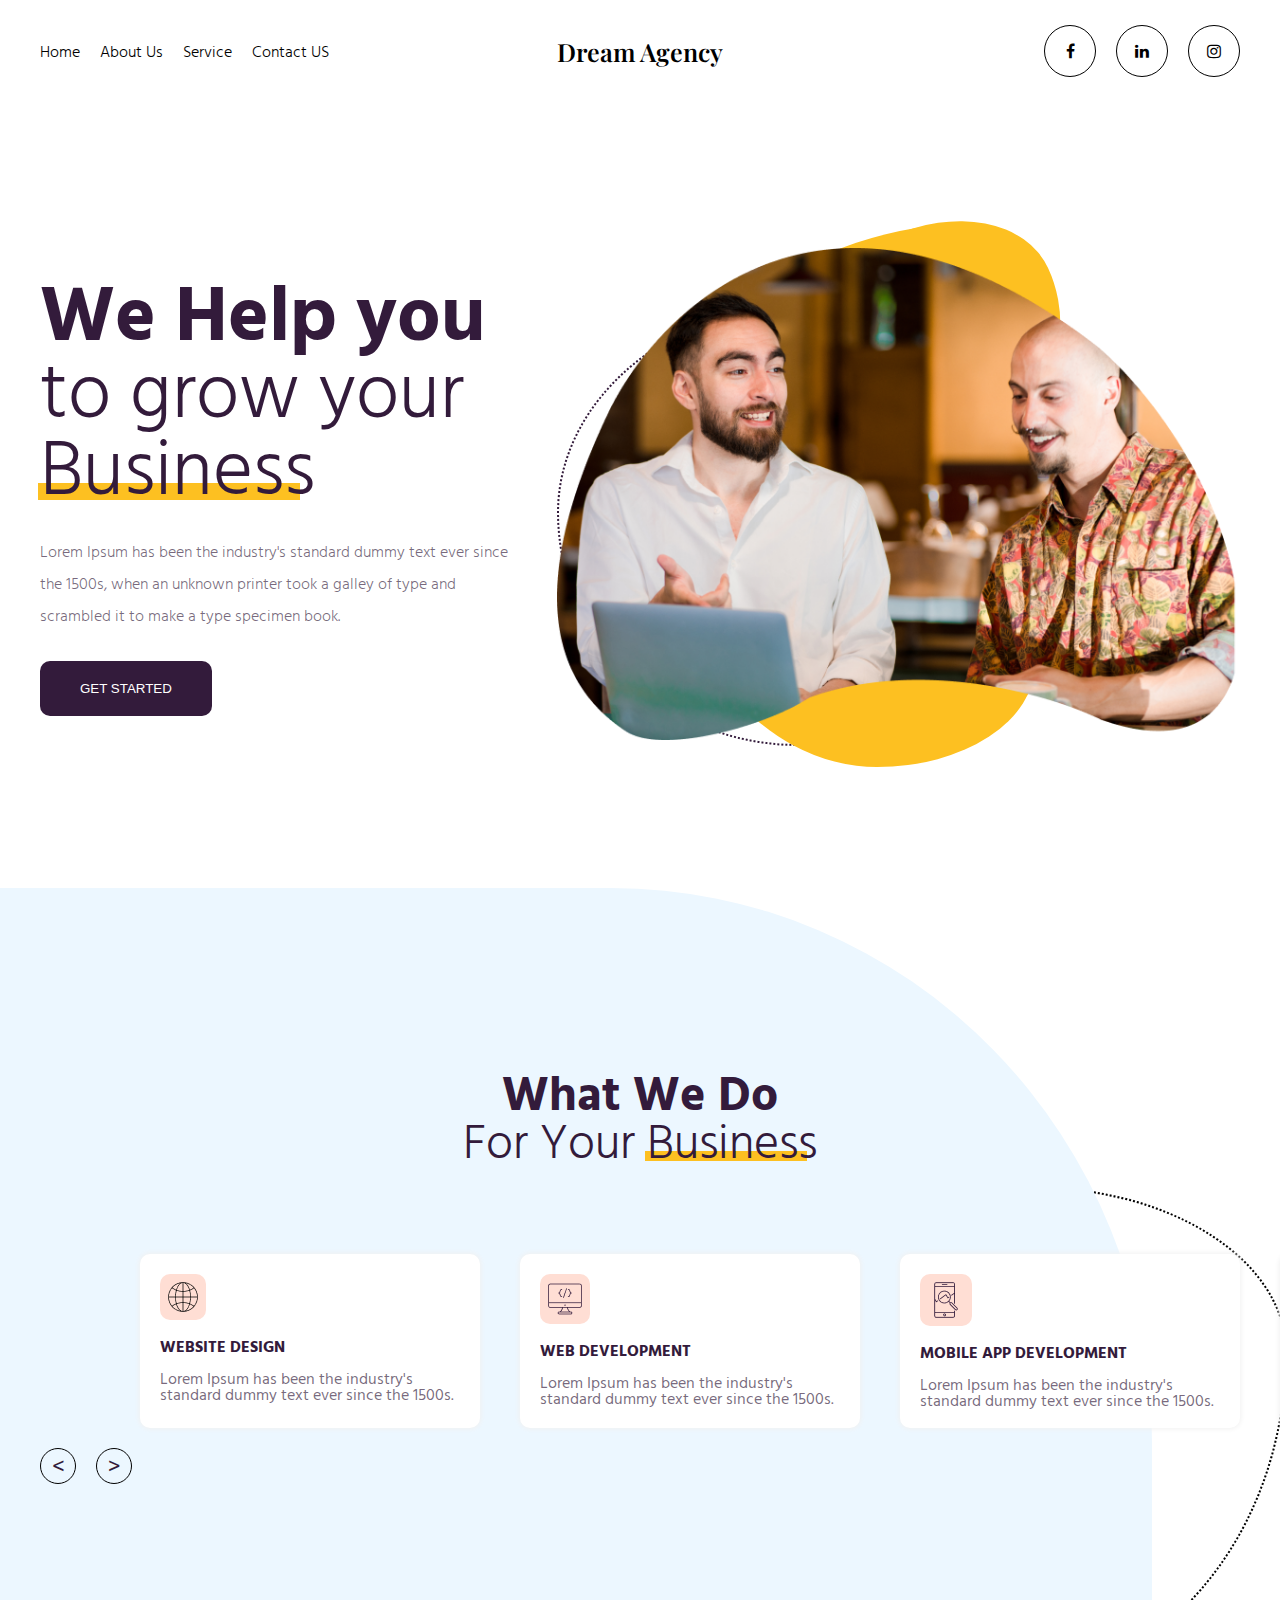
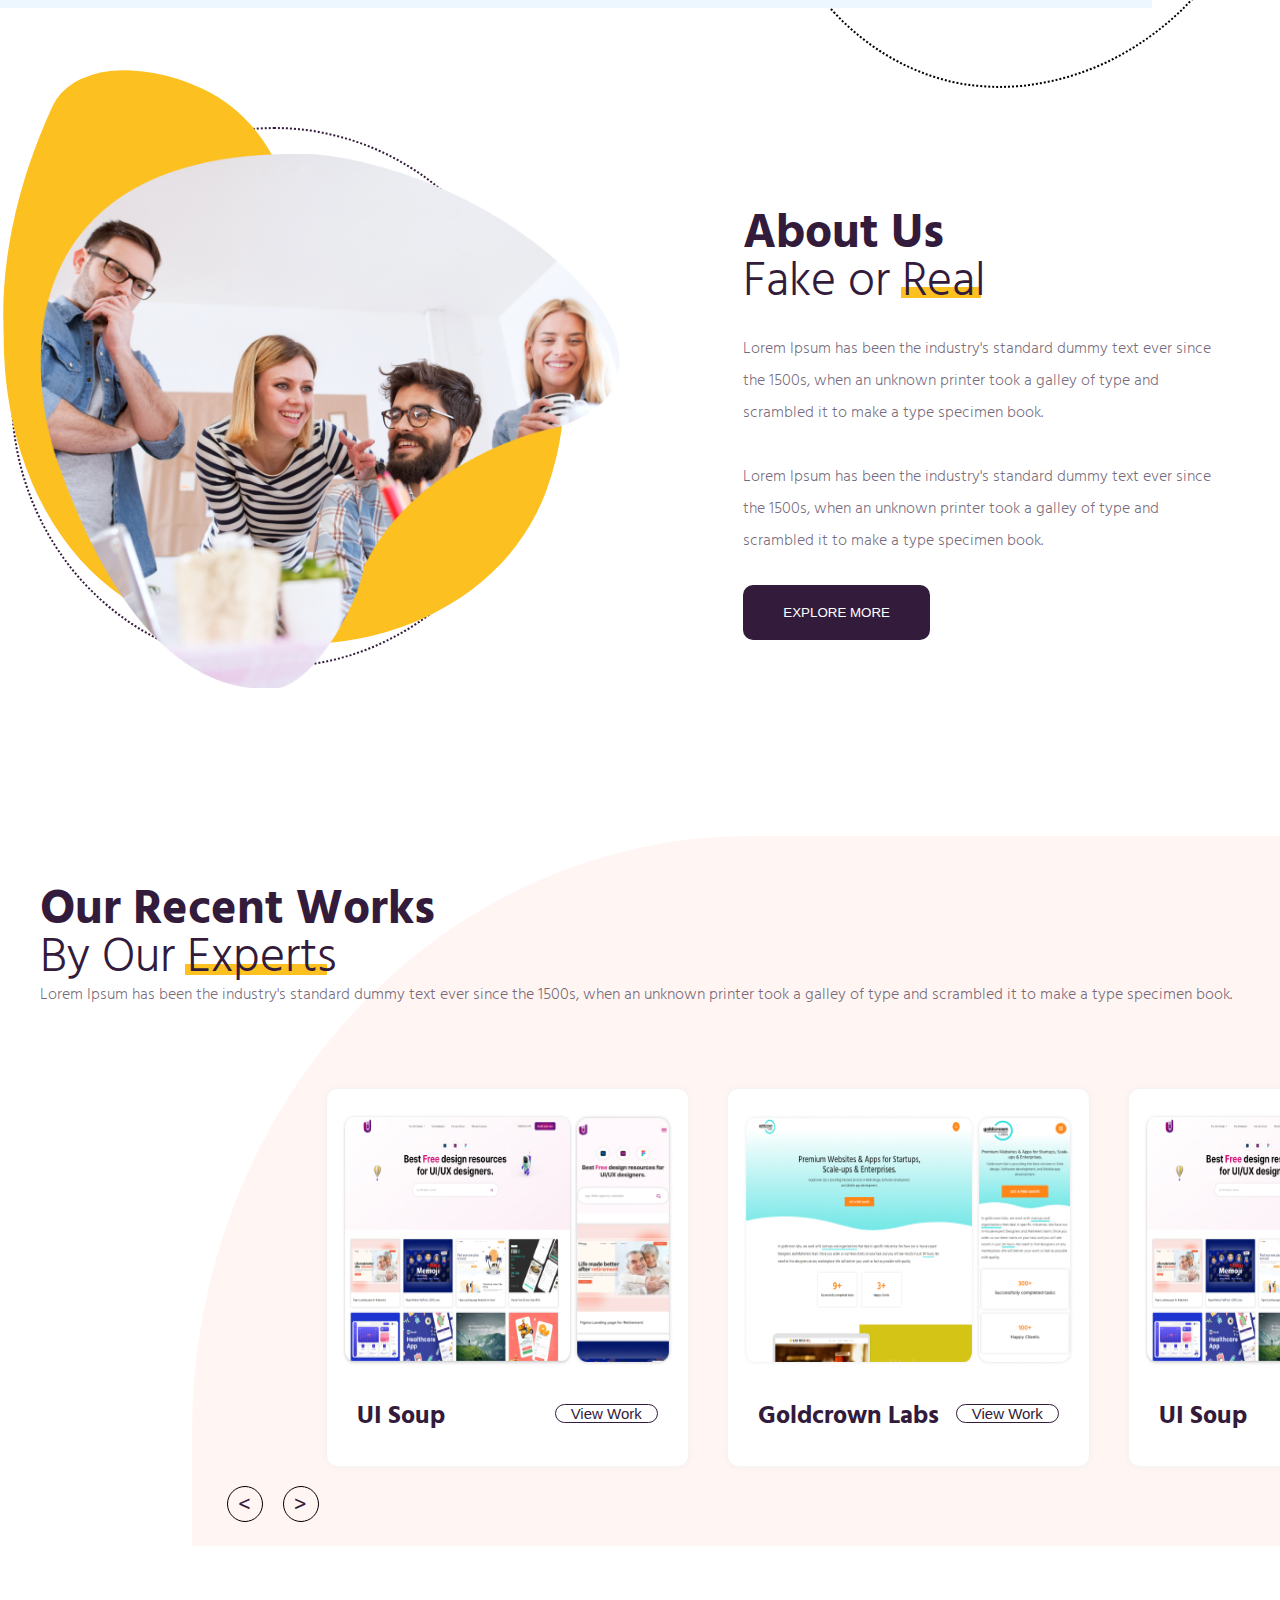
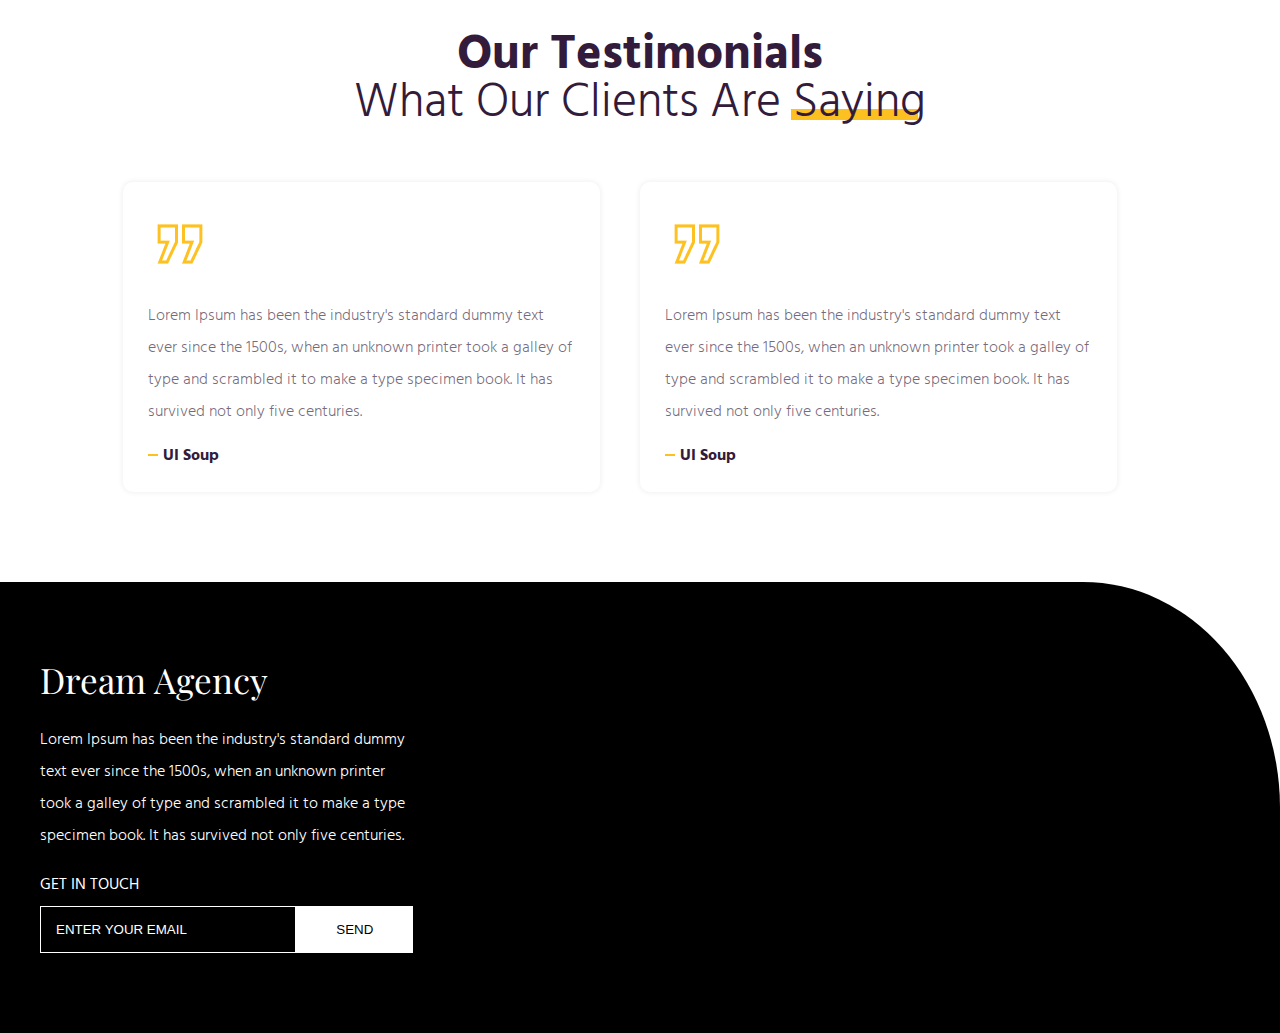
<file: index.html>
<!DOCTYPE html>
<html>
    <head>
        <link rel="stylesheet" href="styles.css">
        <link rel="stylesheet" href="assets/font-awesome-4.7.0/css/font-awesome.min.css">
        <link rel="stylesheet" href="assets/fonts/hind/stylesheet.css">
        <link rel="stylesheet" href="assets/fonts/Playfair/playfair_font.css">
    </head>
    <meta content="width=device-width, initial-scale=1" name="viewport" />
<body>
    <nav class="wrapper">
        
        <div class="menu-holder">

            <div class="menu-hamburger">
                <span class="line"></span>
                <span class="line"></span>
                <span class="line"></span>
            </div>
            <div class="mobile-menu-overlay"></div>
            <ul class="menu">
                <li class="menu-item" title="Home"><a href="#home" >Home</a></li>
                <li class="menu-item" title="About Us"><a href="#about-us" >About Us</a></li>
                <li class="menu-item" title="Service"><a href="#service" >Service</a></li>
                <li class="menu-item" title="Contact US"><a href="#contact" >Contact US</a></li>
                <li class="menu-item">
                    <ul class="socials socials-mobile">
                        <li class="social"><a href="#" class="shadow-hover"><i class="fa fa-facebook" aria-hidden="true"></i></a></li>
                        <li class="social"><a href="#" class="shadow-hover"><i class="fa fa-linkedin" aria-hidden="true"></i></a></li>
                        <li class="social"><a href="#" class="shadow-hover"><i class="fa fa-instagram" aria-hidden="true"></i></a></li>
                    </ul>
                </li>
            </ul>
        </div>

        <div class="logo">
            <a href="#">Dream Agency</a>
        </div>

        <ul class="socials">
            <li class="social"><a href="#" class="shadow-hover"><i class="fa fa-facebook" aria-hidden="true"></i></a></li>
            <li class="social"><a href="#" class="shadow-hover"><i class="fa fa-linkedin" aria-hidden="true"></i></a></li>
            <li class="social"><a href="#" class="shadow-hover"><i class="fa fa-instagram" aria-hidden="true"></i></a></li>
        </ul>
    </nav>

    <section class="hero" id="home">
        <div class="wrapper">
            <div class="flex-row flex-row-align-center">
                <div class="flex-col-5 flex-col-sm-12 hero-heading heading">
                    <h1 class="title">We Help you<br><span class="title-thin">to grow your <br> <span class="underscore">Business</span></span>  </h1>
                    <p class="subtitle"> Lorem Ipsum has been the industry's standard dummy text ever since the 1500s, when an unknown printer took a galley of type and scrambled it to make a type specimen book.</p>
                    <button class="button">Get Started</button>
                </div>
                <div class="flex-col-7 flex-col-sm-12 hero-image image-shapes">
                    <img class="img" src="./assets/images/hero.png" alt="">
                    <div class="image-shapes-filled"></div>
                    <div class="image-shapes-dotted"></div>
                </div>
            </div>
        </div>
    </section>

    <section class="what-we-do">
        <div class="wrapper">
            <div class="heading">
                <h3 class="title">What We Do <br>
                    <span class="title-thin">For Your <span class="underscore">Business</span> </span></h3>
            </div>
        </div>

        <div class="wrapper">
            <div class="flex-row">
                <div class="slider flex-col-12 flex-col-sm-12">
                    <div class="slider-stage service">
                        <div class="slider-item card service-item">
                            <img src="./assets/images/web-icon.png" alt="Web icon" class="service-item-icon">
                            <h6 class="service-item-title">Website Design</h6>
                            <p class="service-item-subtitle">Lorem Ipsum has been the industry's standard dummy text ever since the 1500s.</p>
                        </div>
                        <div class="slider-item card service-item">
                            <img src="./assets/images/web-dev-icon.png" alt="Web icon" class="service-item-icon">
                            <h6 class="service-item-title">Web Development</h6>
                            <p class="service-item-subtitle">Lorem Ipsum has been the industry's standard dummy text ever since the 1500s.</p>
                        </div>
                        <div class="slider-item card service-item">
                            <img src="./assets/images/mobile-icon.png" alt="Web icon" class="service-item-icon">
                            <h6 class="service-item-title">Mobile APP Development</h6>
                            <p class="service-item-subtitle">Lorem Ipsum has been the industry's standard dummy text ever since the 1500s.</p>
                        </div>
                        <div class="slider-item card service-item">
                            <img src="./assets/images/market-icon.png" alt="Web icon" class="service-item-icon">
                            <h6 class="service-item-title">Marketing</h6>
                            <p class="service-item-subtitle">Lorem Ipsum has been the industry's standard dummy text ever since the 1500s.</p>
                        </div>
                        <div class="slider-item card service-item">
                            <img src="./assets/images/web-icon.png" alt="Web icon" class="service-item-icon">
                            <h6 class="service-item-title">Website Design</h6>
                            <p class="service-item-subtitle">Lorem Ipsum has been the industry's standard dummy text ever since the 1500s.</p>
                        </div>
                        <div class="slider-item card service-item">
                            <img src="./assets/images/web-dev-icon.png" alt="Web icon" class="service-item-icon">
                            <h6 class="service-item-title">Web Development</h6>
                            <p class="service-item-subtitle">Lorem Ipsum has been the industry's standard dummy text ever since the 1500s.</p>
                        </div>
                        <div class="slider-item card service-item">
                            <img src="./assets/images/mobile-icon.png" alt="Web icon" class="service-item-icon">
                            <h6 class="service-item-title">Mobile APP Development</h6>
                            <p class="service-item-subtitle">Lorem Ipsum has been the industry's standard dummy text ever since the 1500s.</p>
                        </div>
                        <div class="slider-item card service-item">
                            <img src="./assets/images/market-icon.png" alt="Web icon" class="service-item-icon">
                            <h6 class="service-item-title">Marketing</h6>
                            <p class="service-item-subtitle">Lorem Ipsum has been the industry's standard dummy text ever since the 1500s.</p>
                        </div>
                    </div>
    
                    <div class="slider-nav">
                        <div class="slider-nav-button prev shadow-hover"> <span><</span> </div>
                        <div class="slider-nav-button next shadow-hover"> <span>></span> </div>
                    </div>
                </div>
            </div>

        </div>
    </section>

    <section class="about-us" id="about-us">
        <div class="wrapper">
            <div class="flex-row flex-row-align-center">
                <div class="flex-col-6 flex-col-sm-12">
                    <div class="about-us-image image-shapes">
                        <img src="/assets/images/about-us.png" alt="About Us" class="img">
                        <div class="image-shapes-filled"></div>
                        <div class="image-shapes-dotted"></div>
                    </div>
                </div>
                <div class="flex-col-5 flex-col-sm-12 flex-offset-1 flex-offset-sm-0">
                    <div class="heading">
                        <h3 class="title">About Us<br><span class="title-thin">Fake or <span class="underscore">Real</span> </span></h3>
                        <p class="subtitle">
                            Lorem Ipsum has been the industry's standard dummy text ever since the 1500s, when an unknown printer took a galley of type and scrambled it to make a type specimen book.
                            <br><br>
                            Lorem Ipsum has been the industry's standard dummy text ever since the 1500s, when an unknown printer took a galley of type and scrambled it to make a type specimen book.
                        </p>

                        <button class="button">Explore more</button>
                    </div>
                </div>
            </div>
        </div>
    </section>

    <section class="recent-works" id="service">
        <div class="wrapper header">
            <div class="flex-row flex-row-justify-between">
                <div class="flex-col-6 flex-col-12">
                    <div class="heading">
                        <h3 class="title">Our Recent Works
                            <br><span class="title-thin">By Our  <span class="underscore">Experts</span> </span></h3>
                    </div>
                </div>
                <div class="flex-col-6 flex-col-12">
                    <p class="subtitle">
                        Lorem Ipsum has been the industry's standard dummy text ever since the 1500s, when an unknown printer took a galley of type and scrambled it to make a type specimen book.
                    </p>
                </div>
            </div>
        </div>
        <div class="wrapper works">
            <div class="flex-row">
                <div class="slider flex-col-10 flex-col-sm-12 flex-offset-2 flex-offset-md-0">
                    <div class="slider-stage ">
                        <div class="slider-item card work">
                            <div class="work-images">
                                <img src="/assets/images/work-desktop-1.jpg" alt="Work Example Desktop">
                                <img src="/assets/images/work-mobile-1.jpg" alt="Work Example Desktop">
                            </div>
                            <div class="work-info">
                                <h6 class="work-info-title">UI Soup</h6>
                                <button class="button work-info-button shadow-hover">View Work</button>
                            </div>
                        </div>
                        <div class="slider-item card work">
                            <div class="work-images">
                                <img src="/assets/images/work-desktop-2.jpg" alt="Work Example Desktop">
                                <img src="/assets/images/work-mobile-2.jpg" alt="Work Example Desktop">
                            </div>
                            <div class="work-info">
                                <h6 class="work-info-title">Goldcrown Labs</h6>
                                <button class="button work-info-button shadow-hover">View Work</button>
                            </div>
                        </div>
                        <div class="slider-item card work">
                            <div class="work-images">
                                <img src="/assets/images/work-desktop-1.jpg" alt="Work Example Desktop">
                                <img src="/assets/images/work-mobile-1.jpg" alt="Work Example Desktop">
                            </div>
                            <div class="work-info">
                                <h6 class="work-info-title">UI Soup</h6>
                                <button class="button work-info-button shadow-hover">View Work</button>
                            </div>
                        </div>
                        <div class="slider-item card work">
                            <div class="work-images">
                                <img src="/assets/images/work-desktop-2.jpg" alt="Work Example Desktop">
                                <img src="/assets/images/work-mobile-2.jpg" alt="Work Example Desktop">
                            </div>
                            <div class="work-info">
                                <h6 class="work-info-title">Goldcrown Labs</h6>
                                <button class="button work-info-button shadow-hover">View Work</button>
                            </div>
                        </div>
                    </div>
    
                    <div class="slider-nav">
                        <div class="slider-nav-button prev shadow-hover"> <span><</span> </div>
                        <div class="slider-nav-button next shadow-hover"> <span>></span> </div>
                    </div>
                </div>
            </div>
        </div>
    </section>

    <section class="our-testimonials">
        <div class="wrapper">
            <div class="heading">
                <h3 class="title">Our Testimonials
                    <br><span class="title-thin">What Our Clients Are  <span class="underscore">Saying</span> </span></h3>
            </div>

            <div class="flex-row testimonials">
                <div class="testimonial flex-col-5 flex-offset-1 flex-col-sm-12 flex-offset-sm-0">
                    <div class="card">
                        <img src="/assets/images/testimonial-icon.png" alt="Testimonial-icon" class="testimonial-icon">
                        <p class="testimonial-text">Lorem Ipsum has been the industry's standard dummy text ever since the 1500s, when an unknown printer took a galley of type and scrambled it to make a type specimen book. It has survived not only five centuries.</p>
                        <h1 class="testimonial-name">UI Soup</h1>
                    </div>
                </div>
                <div class="testimonial flex-col-5 flex-col-sm-12">
                    <div class="card">
                        <img src="/assets/images/testimonial-icon.png" alt="Testimonial-icon" class="testimonial-icon">
                        <p class="testimonial-text">Lorem Ipsum has been the industry's standard dummy text ever since the 1500s, when an unknown printer took a galley of type and scrambled it to make a type specimen book. It has survived not only five centuries.</p>
                        <h1 class="testimonial-name">UI Soup</h1>
                    </div>
                </div>
            </div>
        </div>
    </section>

    <footer class="footer" id="contact">
        <div class="wrapper">
            <div class="flex-row">
                <div class="flex-col-4 flex-col-sm-12">
                    <div class="logo">
                        Dream Agency
                    </div>
                    <div class="subtitle">
                        Lorem Ipsum has been the industry's standard dummy text ever since the 1500s, when an unknown printer took a galley of type and scrambled it to make a type specimen book. It has survived not only five centuries.
                    </div>
                    <span class="title">
                        GET IN TOUCH
                    </span>
                    <form action="#" class="footer-form">
                        <input type="email" placeholder="ENTER YOUR EMAIL">
                        <button class="button">SEND</button>
                    </form>
                </div>
                <div class="flex-col-5 flex-col-md-6 flex-col-sm-12 flex-offset-3 flex-offset-md-1 flex-offset-sm-0">
                    <div id="map" class="map"></div>
                </div>
            </div>
        </div>
    </footer>

    <script src="https://code.jquery.com/jquery-3.7.1.min.js" integrity="sha256-/JqT3SQfawRcv/BIHPThkBvs0OEvtFFmqPF/lYI/Cxo=" crossorigin="anonymous"></script>
    <!-- <script src="assets/js/libs/jquery.min.js"></script> -->
    <script src="assets/js/src/main.js"></script>
</body>
</html>
</file>
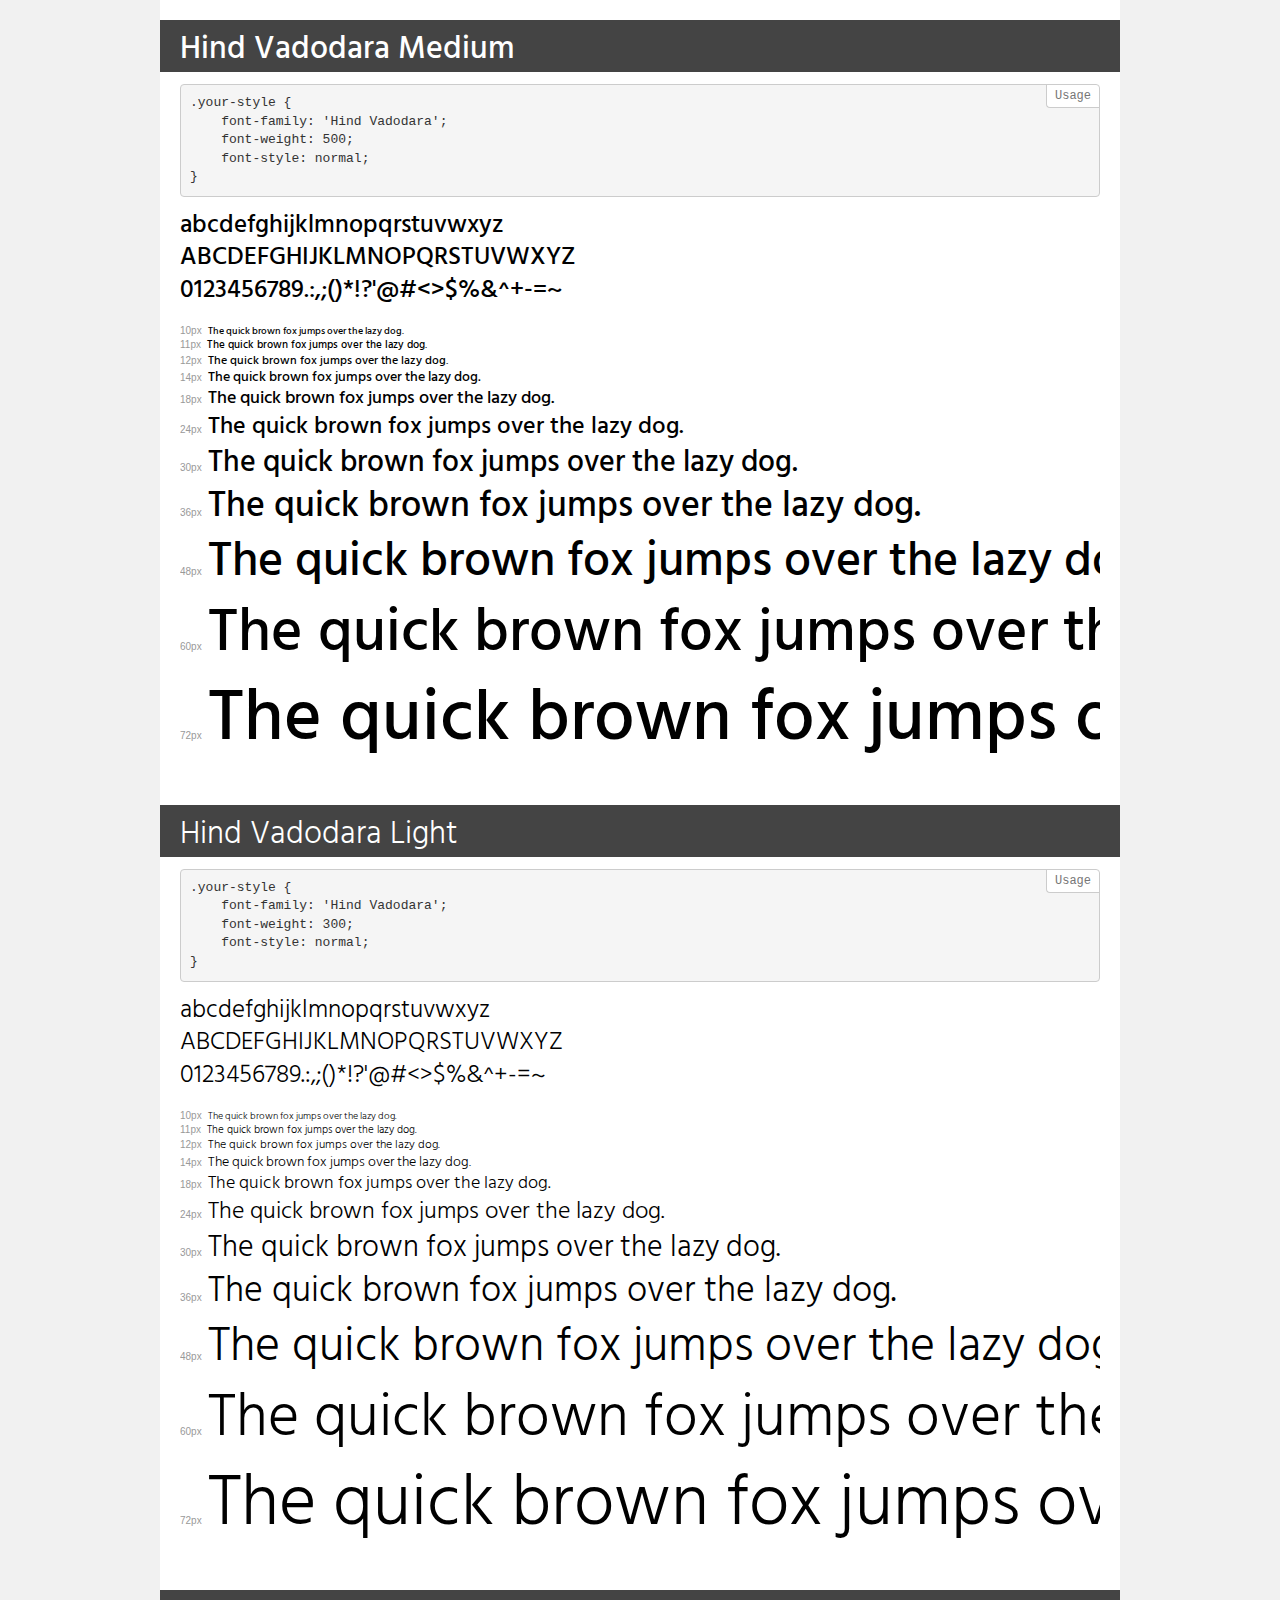
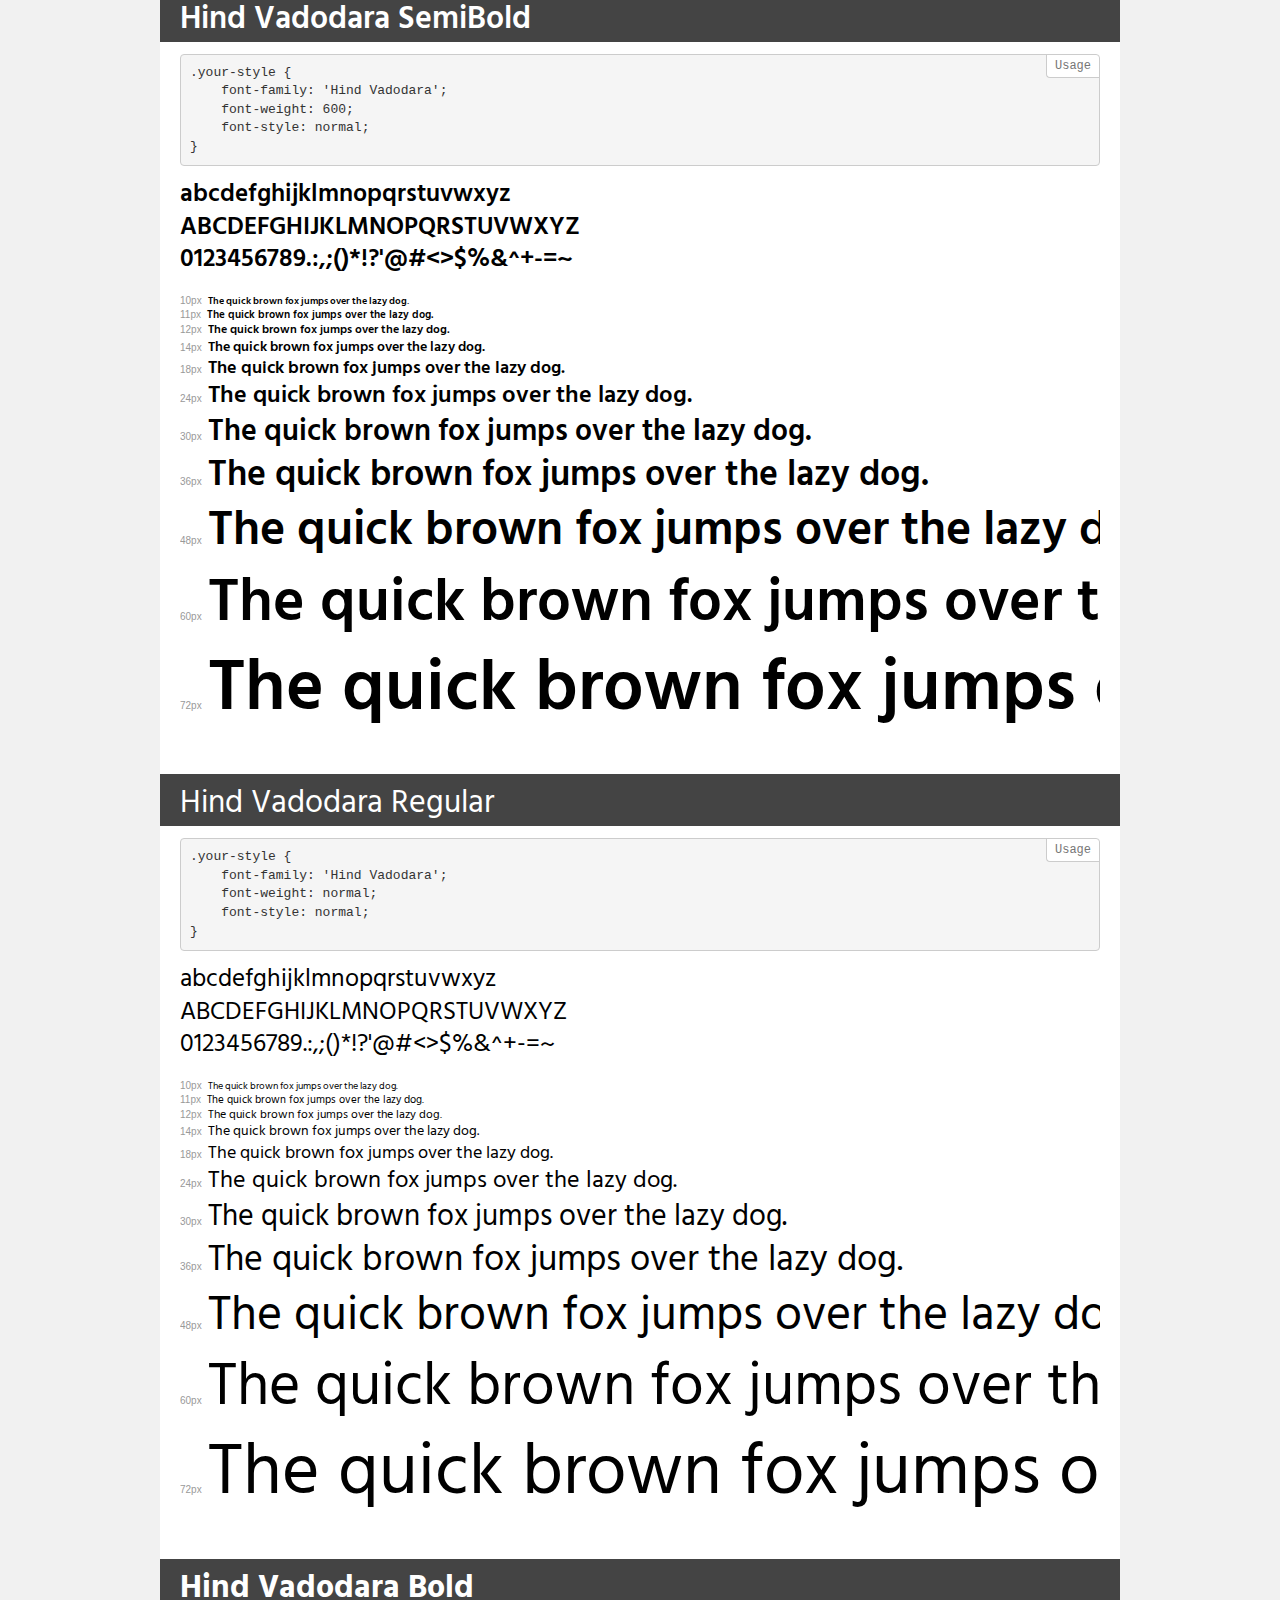
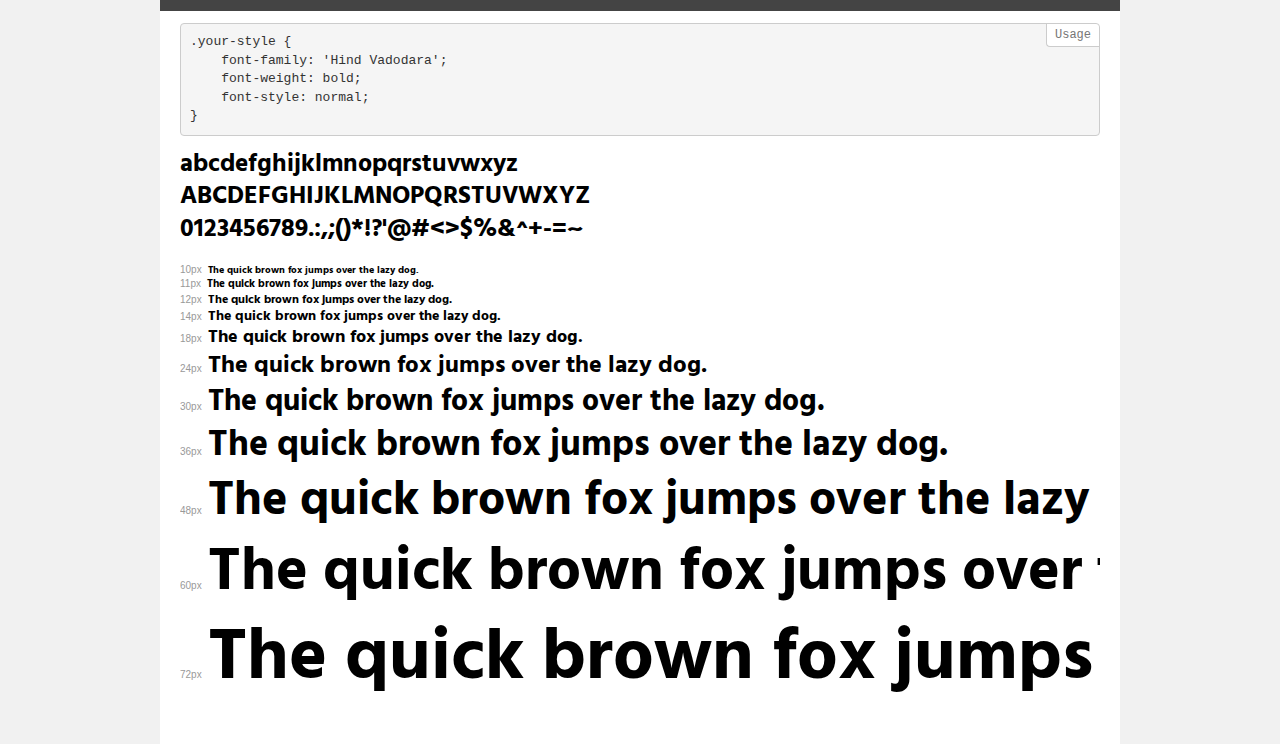
<file: assets/fonts/hind/demo.html>
<!DOCTYPE html>
<html>
<head>
    <meta charset="utf-8">
    <meta http-equiv="X-UA-Compatible" content="IE=edge">
    <meta name="viewport" content="width=device-width, initial-scale=1">
    <meta name="robots" content="noindex, noarchive">
    <meta name="format-detection" content="telephone=no">
    <title>Transfonter demo</title>
    <link href="stylesheet.css" rel="stylesheet">
    <style>
        /*
        http://meyerweb.com/eric/tools/css/reset/
        v2.0 | 20110126
        License: none (public domain)
        */
        html, body, div, span, applet, object, iframe,
        h1, h2, h3, h4, h5, h6, p, blockquote, pre,
        a, abbr, acronym, address, big, cite, code,
        del, dfn, em, img, ins, kbd, q, s, samp,
        small, strike, strong, sub, sup, tt, var,
        b, u, i, center,
        dl, dt, dd, ol, ul, li,
        fieldset, form, label, legend,
        table, caption, tbody, tfoot, thead, tr, th, td,
        article, aside, canvas, details, embed,
        figure, figcaption, footer, header, hgroup,
        menu, nav, output, ruby, section, summary,
        time, mark, audio, video {
            margin: 0;
            padding: 0;
            border: 0;
            font-size: 100%;
            font: inherit;
            vertical-align: baseline;
        }
        /* HTML5 display-role reset for older browsers */
        article, aside, details, figcaption, figure,
        footer, header, hgroup, menu, nav, section {
            display: block;
        }
        body {
            line-height: 1;
        }
        ol, ul {
            list-style: none;
        }
        blockquote, q {
            quotes: none;
        }
        blockquote:before, blockquote:after,
        q:before, q:after {
            content: '';
            content: none;
        }
        table {
            border-collapse: collapse;
            border-spacing: 0;
        }
        /* common styles */
        body {
            background: #f1f1f1;
            color: #000;
        }
        .page {
            background: #fff;
            width: 920px;
            margin: 0 auto;
            padding: 20px 20px 0 20px;
            overflow: hidden;
        }
        .font-container {
            overflow-x: auto;
            overflow-y: hidden;
            margin-bottom: 40px;
            line-height: 1.3;
            white-space: nowrap;
            padding-bottom: 5px;
        }
        h1 {
            position: relative;
            background: #444;
            font-size: 32px;
            color: #fff;
            padding: 10px 20px;
            margin: 0 -20px 12px -20px;
        }
        .letters {
            font-size: 25px;
            margin-bottom: 20px;
        }
        .s10:before {
            content: '10px';
        }
        .s11:before {
            content: '11px';
        }
        .s12:before {
            content: '12px';
        }
        .s14:before {
            content: '14px';
        }
        .s18:before {
            content: '18px';
        }
        .s24:before {
            content: '24px';
        }
        .s30:before {
            content: '30px';
        }
        .s36:before {
            content: '36px';
        }
        .s48:before {
            content: '48px';
        }
        .s60:before {
            content: '60px';
        }
        .s72:before {
            content: '72px';
        }
        .s10:before, .s11:before, .s12:before, .s14:before,
        .s18:before, .s24:before, .s30:before, .s36:before,
        .s48:before, .s60:before, .s72:before {
            font-family: Arial, sans-serif;
            font-size: 10px;
            font-weight: normal;
            font-style: normal;
            color: #999;
            padding-right: 6px;
        }
        pre {
            display: block;
            position: relative;
            padding: 9px;
            margin: 0 0 10px;
            font-family: Monaco, Menlo, Consolas, "Courier New", monospace !important;
            font-size: 13px;
            line-height: 1.428571429;
            color: #333;
            font-weight: normal !important;
            font-style: normal !important;
            background-color: #f5f5f5;
            border: 1px solid #ccc;
            overflow-x: auto;
            border-radius: 4px;
        }
        pre:after {
            display: block;
            position: absolute;
            right: 0;
            top: 0;
            content: 'Usage';
            line-height: 1;
            padding: 5px 8px;
            font-size: 12px;
            color: #767676;
            background-color: #fff;
            border: 1px solid #ccc;
            border-right: none;
            border-top: none;
            border-radius: 0 4px 0 4px;
            z-index: 10;
        }
        /* responsive */
        @media (max-width: 959px) {
            .page {
                width: auto;
                margin: 0;
            }
        }
    </style>
</head>
<body>
<div class="page">
    <div class="demo" style="font-family: 'Hind Vadodara'; font-weight: 500; font-style: normal;">
        <h1>Hind Vadodara Medium</h1>
        <pre>.your-style {
    font-family: 'Hind Vadodara';
    font-weight: 500;
    font-style: normal;
}</pre>
        <div class="font-container">
            <p class="letters">
                abcdefghijklmnopqrstuvwxyz<br>
ABCDEFGHIJKLMNOPQRSTUVWXYZ<br>
                0123456789.:,;()*!?'@#<>$%&^+-=~
            </p>
            <p class="s10" style="font-size: 10px;">The quick brown fox jumps over the lazy dog.</p>
            <p class="s11" style="font-size: 11px;">The quick brown fox jumps over the lazy dog.</p>
            <p class="s12" style="font-size: 12px;">The quick brown fox jumps over the lazy dog.</p>
            <p class="s14" style="font-size: 14px;">The quick brown fox jumps over the lazy dog.</p>
            <p class="s18" style="font-size: 18px;">The quick brown fox jumps over the lazy dog.</p>
            <p class="s24" style="font-size: 24px;">The quick brown fox jumps over the lazy dog.</p>
            <p class="s30" style="font-size: 30px;">The quick brown fox jumps over the lazy dog.</p>
            <p class="s36" style="font-size: 36px;">The quick brown fox jumps over the lazy dog.</p>
            <p class="s48" style="font-size: 48px;">The quick brown fox jumps over the lazy dog.</p>
            <p class="s60" style="font-size: 60px;">The quick brown fox jumps over the lazy dog.</p>
            <p class="s72" style="font-size: 72px;">The quick brown fox jumps over the lazy dog.</p>
        </div>
    </div>
    <div class="demo" style="font-family: 'Hind Vadodara'; font-weight: 300; font-style: normal;">
        <h1>Hind Vadodara Light</h1>
        <pre>.your-style {
    font-family: 'Hind Vadodara';
    font-weight: 300;
    font-style: normal;
}</pre>
        <div class="font-container">
            <p class="letters">
                abcdefghijklmnopqrstuvwxyz<br>
ABCDEFGHIJKLMNOPQRSTUVWXYZ<br>
                0123456789.:,;()*!?'@#<>$%&^+-=~
            </p>
            <p class="s10" style="font-size: 10px;">The quick brown fox jumps over the lazy dog.</p>
            <p class="s11" style="font-size: 11px;">The quick brown fox jumps over the lazy dog.</p>
            <p class="s12" style="font-size: 12px;">The quick brown fox jumps over the lazy dog.</p>
            <p class="s14" style="font-size: 14px;">The quick brown fox jumps over the lazy dog.</p>
            <p class="s18" style="font-size: 18px;">The quick brown fox jumps over the lazy dog.</p>
            <p class="s24" style="font-size: 24px;">The quick brown fox jumps over the lazy dog.</p>
            <p class="s30" style="font-size: 30px;">The quick brown fox jumps over the lazy dog.</p>
            <p class="s36" style="font-size: 36px;">The quick brown fox jumps over the lazy dog.</p>
            <p class="s48" style="font-size: 48px;">The quick brown fox jumps over the lazy dog.</p>
            <p class="s60" style="font-size: 60px;">The quick brown fox jumps over the lazy dog.</p>
            <p class="s72" style="font-size: 72px;">The quick brown fox jumps over the lazy dog.</p>
        </div>
    </div>
    <div class="demo" style="font-family: 'Hind Vadodara'; font-weight: 600; font-style: normal;">
        <h1>Hind Vadodara SemiBold</h1>
        <pre>.your-style {
    font-family: 'Hind Vadodara';
    font-weight: 600;
    font-style: normal;
}</pre>
        <div class="font-container">
            <p class="letters">
                abcdefghijklmnopqrstuvwxyz<br>
ABCDEFGHIJKLMNOPQRSTUVWXYZ<br>
                0123456789.:,;()*!?'@#<>$%&^+-=~
            </p>
            <p class="s10" style="font-size: 10px;">The quick brown fox jumps over the lazy dog.</p>
            <p class="s11" style="font-size: 11px;">The quick brown fox jumps over the lazy dog.</p>
            <p class="s12" style="font-size: 12px;">The quick brown fox jumps over the lazy dog.</p>
            <p class="s14" style="font-size: 14px;">The quick brown fox jumps over the lazy dog.</p>
            <p class="s18" style="font-size: 18px;">The quick brown fox jumps over the lazy dog.</p>
            <p class="s24" style="font-size: 24px;">The quick brown fox jumps over the lazy dog.</p>
            <p class="s30" style="font-size: 30px;">The quick brown fox jumps over the lazy dog.</p>
            <p class="s36" style="font-size: 36px;">The quick brown fox jumps over the lazy dog.</p>
            <p class="s48" style="font-size: 48px;">The quick brown fox jumps over the lazy dog.</p>
            <p class="s60" style="font-size: 60px;">The quick brown fox jumps over the lazy dog.</p>
            <p class="s72" style="font-size: 72px;">The quick brown fox jumps over the lazy dog.</p>
        </div>
    </div>
    <div class="demo" style="font-family: 'Hind Vadodara'; font-weight: normal; font-style: normal;">
        <h1>Hind Vadodara Regular</h1>
        <pre>.your-style {
    font-family: 'Hind Vadodara';
    font-weight: normal;
    font-style: normal;
}</pre>
        <div class="font-container">
            <p class="letters">
                abcdefghijklmnopqrstuvwxyz<br>
ABCDEFGHIJKLMNOPQRSTUVWXYZ<br>
                0123456789.:,;()*!?'@#<>$%&^+-=~
            </p>
            <p class="s10" style="font-size: 10px;">The quick brown fox jumps over the lazy dog.</p>
            <p class="s11" style="font-size: 11px;">The quick brown fox jumps over the lazy dog.</p>
            <p class="s12" style="font-size: 12px;">The quick brown fox jumps over the lazy dog.</p>
            <p class="s14" style="font-size: 14px;">The quick brown fox jumps over the lazy dog.</p>
            <p class="s18" style="font-size: 18px;">The quick brown fox jumps over the lazy dog.</p>
            <p class="s24" style="font-size: 24px;">The quick brown fox jumps over the lazy dog.</p>
            <p class="s30" style="font-size: 30px;">The quick brown fox jumps over the lazy dog.</p>
            <p class="s36" style="font-size: 36px;">The quick brown fox jumps over the lazy dog.</p>
            <p class="s48" style="font-size: 48px;">The quick brown fox jumps over the lazy dog.</p>
            <p class="s60" style="font-size: 60px;">The quick brown fox jumps over the lazy dog.</p>
            <p class="s72" style="font-size: 72px;">The quick brown fox jumps over the lazy dog.</p>
        </div>
    </div>
    <div class="demo" style="font-family: 'Hind Vadodara'; font-weight: bold; font-style: normal;">
        <h1>Hind Vadodara Bold</h1>
        <pre>.your-style {
    font-family: 'Hind Vadodara';
    font-weight: bold;
    font-style: normal;
}</pre>
        <div class="font-container">
            <p class="letters">
                abcdefghijklmnopqrstuvwxyz<br>
ABCDEFGHIJKLMNOPQRSTUVWXYZ<br>
                0123456789.:,;()*!?'@#<>$%&^+-=~
            </p>
            <p class="s10" style="font-size: 10px;">The quick brown fox jumps over the lazy dog.</p>
            <p class="s11" style="font-size: 11px;">The quick brown fox jumps over the lazy dog.</p>
            <p class="s12" style="font-size: 12px;">The quick brown fox jumps over the lazy dog.</p>
            <p class="s14" style="font-size: 14px;">The quick brown fox jumps over the lazy dog.</p>
            <p class="s18" style="font-size: 18px;">The quick brown fox jumps over the lazy dog.</p>
            <p class="s24" style="font-size: 24px;">The quick brown fox jumps over the lazy dog.</p>
            <p class="s30" style="font-size: 30px;">The quick brown fox jumps over the lazy dog.</p>
            <p class="s36" style="font-size: 36px;">The quick brown fox jumps over the lazy dog.</p>
            <p class="s48" style="font-size: 48px;">The quick brown fox jumps over the lazy dog.</p>
            <p class="s60" style="font-size: 60px;">The quick brown fox jumps over the lazy dog.</p>
            <p class="s72" style="font-size: 72px;">The quick brown fox jumps over the lazy dog.</p>
        </div>
    </div>
</div>
</body>
</html>
</file>
<file: styles.css>
/*Page sizes*/

/*Typography*/

/* Colors */

/* Text size */

/* Headline size */

/* Transition */

/* Units */

/* Breakpoints */

/* FLex */

/* Animation */

/* Shadow */

/*Typography*/

.logo {
  font-family: "Playfair Display";
}

.subtitle {
  font-weight: 300;
  line-height: 2;
}

.button {
  background-color: #331B3B;
  color: #fff;
  padding: 1.25rem 2.5rem;
  border: none;
  border-radius: 10px;
  cursor: pointer;
  text-transform: uppercase;
  transition: all, cubic-bezier(0.645, 0.045, 0.355, 1), 0.35s;
}

.button:hover {
  background-color: rgba(51, 27, 59, 0.9);
}

.button:focus,
.button:active {
  box-shadow: 0px 0px 0 3px rgba(51, 27, 59, 0.5);
}

.heading .title {
  font-weight: 800;
  font-size: 3rem;
  font-size: clamp(2.188rem, 6vw, 3rem);
}

.heading .title-thin {
  font-weight: 300;
}

.heading .subtitle {
  font-weight: 300;
  line-height: 2;
  padding: 1.875rem 0;
  color: rgba(51, 27, 59, 0.66);
}

.underscore {
  position: relative;
}

.underscore:after {
  content: "";
  position: absolute;
  left: -0.1rem;
  bottom: 20%;
  height: 15%;
  width: 95%;
  background-color: #FDC021;
  z-index: -1;
}

.card {
  box-shadow: 0 0 5px 1px #f1f1f1;
  border-radius: 10px;
  background-color: #fff;
  margin: 0 1.25rem;
}

.card:first-child {
  margin-left: 0;
}

.card:last-of-type {
  margin-right: 0;
}

.slider {
  position: relative;
}

.slider-stage {
  display: -webkit-box;
  display: -moz-box;
  display: -webkit-flex;
  display: -ms-flexbox;
  display: flex;
  transition: all cubic-bezier(0.645, 0.045, 0.355, 1) 0.35s;
}

.slider-nav {
  display: -webkit-box;
  display: -moz-box;
  display: -webkit-flex;
  display: -ms-flexbox;
  display: flex;
  font-size: 1.5rem;
  position: absolute;
  left: 0;
  bottom: 0;
}

.slider-nav-button {
  border: solid #000 1px;
  border-radius: 50%;
  width: 34px;
  height: 34px;
  text-align: center;
  vertical-align: middle;
  line-height: 32px;
  cursor: pointer;
}

.slider-nav-button.prev {
  margin-right: 1.25rem;
}

.image-shapes {
  position: relative;
}

.image-shapes-filled {
  top: -5%;
  left: 15%;
  z-index: 2;
  position: absolute;
  width: 55%;
  height: 110%;
  background-color: #FDC021;
  border-radius: 85% 15% 42% 58%/48% 81% 19% 52%;
}

.image-shapes-filled::before {
  content: "";
  width: 70%;
  height: 50%;
  top: 0;
  left: 40%;
  position: absolute;
  background-color: #FDC021;
  border-radius: 36% 64% 42% 58%/48% 81% 19% 52%;
  transform: rotate(65deg);
}

.image-shapes-dotted {
  top: 10%;
  left: 0;
  z-index: 1;
  position: absolute;
  width: 60%;
  height: 90%;
  border-width: 2px;
  border-style: dotted;
  border-radius: 66% 34% 42% 58%/48% 81% 19% 52%;
}

.image-shapes .img {
  position: relative;
  z-index: 10;
  width: 100%;
  max-height: 100%;
}

.shadow-hover {
  -webkit-transition: all cubic-bezier(0.645, 0.045, 0.355, 1) 0.35s;
  -moz-transition: all cubic-bezier(0.645, 0.045, 0.355, 1) 0.35s;
  -o-transition: all cubic-bezier(0.645, 0.045, 0.355, 1) 0.35s;
  transition: all cubic-bezier(0.645, 0.045, 0.355, 1) 0.35s;
}

.shadow-hover:hover {
  box-shadow: 0 0 0 3px #331B3B;
}

@media screen and (max-width: 768px) {
  .heading {
    text-align: center;
  }
}

/*Page sizes*/

/*Typography*/

/* Colors */

/* Text size */

/* Headline size */

/* Transition */

/* Units */

/* Breakpoints */

/* FLex */

/* Animation */

/* Shadow */

/*Typography*/

/* Flex grid */

.flex-row {
  display: flex;
  flex-wrap: wrap;
  margin: 0 -1.25rem;
  /* Column Desktop */
  /* Offset Desktop*/
}

.flex-row-justify-center {
  justify-content: center;
}

.flex-row-justify-start {
  justify-content: start;
}

.flex-row-justify-end {
  justify-content: end;
}

.flex-row-justify-between {
  justify-content: space-between;
}

.flex-row-justify-around {
  justify-content: space-around;
}

.flex-row-justify-evenly {
  justify-content: space-evenly;
}

.flex-row-align-start {
  align-items: start;
}

.flex-row-align-end {
  align-items: end;
}

.flex-row-align-center {
  align-items: center;
}

.flex-row-align-stretch {
  align-items: stretch;
}

.flex-row-align-baseline {
  align-items: baseline;
}

.flex-row [class*=flex-col-] {
  margin: 0 1.25rem;
}

.flex-row .flex-col-1 {
  width: calc(100%/12 - 1.25rem * 2);
}

.flex-row .flex-col-2 {
  width: calc((100%/12 * 2) - 1.25rem * 2);
}

.flex-row .flex-col-3 {
  width: calc((100%/12 * 3) - 1.25rem * 2);
}

.flex-row .flex-col-4 {
  width: calc((100%/12 * 4) - 1.25rem * 2);
}

.flex-row .flex-col-5 {
  width: calc((100%/12 * 5) - 1.25rem * 2);
}

.flex-row .flex-col-6 {
  width: calc((100%/12 * 6) - 1.25rem * 2);
}

.flex-row .flex-col-7 {
  width: calc((100%/12 * 7 ) - 1.25rem * 2);
}

.flex-row .flex-col-8 {
  width: calc((100%/12 * 8) - 1.25rem * 2);
}

.flex-row .flex-col-9 {
  width: calc((100%/12 * 9) - 1.25rem * 2);
}

.flex-row .flex-col-10 {
  width: calc((100%/12 * 10) - 1.25rem * 2);
}

.flex-row .flex-col-11 {
  width: calc((100%/12 * 11) - 1.25rem * 2);
}

.flex-row .flex-col-12 {
  width: calc(100% - 1.25rem * 2);
}

.flex-row .flex-offset-1 {
  margin-left: calc(100%/12);
}

.flex-row .flex-offset-2 {
  margin-left: calc(100%/12 * 2);
}

.flex-row .flex-offset-3 {
  margin-left: calc(100%/12 * 3);
}

.flex-row .flex-offset-4 {
  margin-left: calc(100%/12 * 4);
}

.flex-row .flex-offset-5 {
  margin-left: calc(100%/12 * 5);
}

.flex-row .flex-offset-6 {
  margin-left: calc(100%/12 * 6);
}

.flex-row .flex-offset-7 {
  margin-left: calc(100%/12 * 7);
}

.flex-row .flex-offset-8 {
  margin-left: calc(100%/12 * 8);
}

.flex-row .flex-offset-9 {
  margin-left: calc(100%/12 * 9);
}

.flex-row .flex-offset-10 {
  margin-left: calc(100%/12 * 10);
}

.flex-row .flex-offset-11 {
  margin-left: calc(100%/12 * 11);
}

.flex-row .flex-offset-12 {
  margin-left: 100%;
}

@media screen and (max-width: 1024px) {
  .flex-row {
    /* Offset Desktop*/
  }

  .flex-row .flex-col-md-1 {
    width: calc(100%/12 - 1.25rem * 2);
  }

  .flex-row .flex-col-md-2 {
    width: calc(100%/12 * 2 - 1.25rem * 2);
  }

  .flex-row .flex-col-md-3 {
    width: calc(100%/12 * 3 - 1.25rem * 2);
  }

  .flex-row .flex-col-md-4 {
    width: calc(100%/12 * 4 - 1.25rem * 2);
  }

  .flex-row .flex-col-md-5 {
    width: calc(100%/12 * 5 - 1.25rem * 2);
  }

  .flex-row .flex-col-md-6 {
    width: calc(100%/12 * 6 - 1.25rem * 2);
  }

  .flex-row .flex-col-md-7 {
    width: calc(100%/12 * 7 - 1.25rem * 2);
  }

  .flex-row .flex-col-md-8 {
    width: calc(100%/12 * 8 - 1.25rem * 2);
  }

  .flex-row .flex-col-md-9 {
    width: calc(100%/12 * 9 - 1.25rem * 2);
  }

  .flex-row .flex-col-md-10 {
    width: calc(100%/12 * 10 - 1.25rem * 2);
  }

  .flex-row .flex-col-md-11 {
    width: calc(100%/12 * 11 - 1.25rem * 2);
  }

  .flex-row .flex-col-md-12 {
    width: calc(100% - 1.25rem * 2);
  }

  .flex-row .flex-offset-md-0 {
    margin: 0 1.25rem;
  }

  .flex-row .flex-offset-md-1 {
    margin-left: calc(100%/12);
  }

  .flex-row .flex-offset-md-2 {
    margin-left: calc(100%/12 * 2);
  }

  .flex-row .flex-offset-md-3 {
    margin-left: calc(100%/12 * 3);
  }

  .flex-row .flex-offset-md-4 {
    margin-left: calc(100%/12 * 4);
  }

  .flex-row .flex-offset-md-5 {
    margin-left: calc(100%/12 * 5);
  }

  .flex-row .flex-offset-md-6 {
    margin-left: calc(100%/12 * 6);
  }

  .flex-row .flex-offset-md-7 {
    margin-left: calc(100%/12 * 7);
  }

  .flex-row .flex-offset-md-8 {
    margin-left: calc(100%/12 * 8);
  }

  .flex-row .flex-offset-md-9 {
    margin-left: calc(100%/12 * 9);
  }

  .flex-row .flex-offset-md-10 {
    margin-left: calc(100%/12 * 10);
  }

  .flex-row .flex-offset-md-11 {
    margin-left: calc(100%/12 * 11);
  }

  .flex-row .flex-offset-md-12 {
    margin-left: 100%;
  }
}

@media screen and (max-width: 768px) {
  .flex-row {
    margin: initial;
  }

  .flex-row [class*=flex-col-] {
    margin: initial;
  }

  .flex-row {
    /* Offset Desktop*/
  }

  .flex-row .flex-col-sm-1 {
    width: calc(100%/12);
  }

  .flex-row .flex-col-sm-2 {
    width: calc(100%/12 * 2);
  }

  .flex-row .flex-col-sm-3 {
    width: calc(100%/12 * 3);
  }

  .flex-row .flex-col-sm-4 {
    width: calc(100%/12 * 4);
  }

  .flex-row .flex-col-sm-5 {
    width: calc(100%/12 * 5);
  }

  .flex-row .flex-col-sm-6 {
    width: calc(100%/12 * 6);
  }

  .flex-row .flex-col-sm-7 {
    width: calc(100%/12 * 7);
  }

  .flex-row .flex-col-sm-8 {
    width: calc(100%/12 * 8);
  }

  .flex-row .flex-col-sm-9 {
    width: calc(100%/12 * 9);
  }

  .flex-row .flex-col-sm-10 {
    width: calc(100%/12 * 10);
  }

  .flex-row .flex-col-sm-11 {
    width: calc(100%/12 * 11);
  }

  .flex-row .flex-col-sm-12 {
    width: calc(100%);
  }

  .flex-row .flex-offset-sm-0 {
    margin: initial;
  }

  .flex-row .flex-offset-sm-1 {
    margin-left: calc(100%/12);
  }

  .flex-row .flex-offset-sm-2 {
    margin-left: calc(100%/12 * 2);
  }

  .flex-row .flex-offset-sm-3 {
    margin-left: calc(100%/12 * 3);
  }

  .flex-row .flex-offset-sm-4 {
    margin-left: calc(100%/12 * 4);
  }

  .flex-row .flex-offset-sm-5 {
    margin-left: calc(100%/12 * 5);
  }

  .flex-row .flex-offset-sm-6 {
    margin-left: calc(100%/12 * 6);
  }

  .flex-row .flex-offset-sm-7 {
    margin-left: calc(100%/12 * 7);
  }

  .flex-row .flex-offset-sm-8 {
    margin-left: calc(100%/12 * 8);
  }

  .flex-row .flex-offset-sm-9 {
    margin-left: calc(100%/12 * 9);
  }

  .flex-row .flex-offset-sm-10 {
    margin-left: calc(100%/12 * 10);
  }

  .flex-row .flex-offset-sm-11 {
    margin-left: calc(100%/12 * 11);
  }

  .flex-row .flex-offset-sm-12 {
    margin-left: 100%;
  }
}
/*Page sizes*/

/*Typography*/

/* Colors */

/* Text size */

/* Headline size */

/* Transition */

/* Units */

/* Breakpoints */

/* FLex */

/* Animation */

/* Shadow */

/*Typography*/

body,
html {
  padding: 0;
  margin: 0;
  overflow-x: hidden;
}

.wrapper {
  max-width: 1200px;
  margin: 0 auto;
  position: relative;
}

a {
  text-decoration: none;
  color: #000;
}

ul {
  list-style: none;
  padding: 0;
  margin: 0;
}

h1,
h2,
h3,
h4,
h5,
h6 {
  padding: 0;
  margin: 0;
}

p {
  margin: 0;
}

img {
  width: 100%;
}

@media screen and (max-width: 1200px) {
  .wrapper {
    margin: 0 1.25rem;
  }
}
/*Page sizes*/

/*Typography*/

/* Colors */

/* Text size */

/* Headline size */

/* Transition */

/* Units */

/* Breakpoints */

/* FLex */

/* Animation */

/* Shadow */

/*Typography*/

body {
  font-family: "Hind Vadodara", sans-serif;
  font-weight: 400;
  font-style: normal;
  color: #331B3B;
  line-height: 1;
}

nav {
  display: -webkit-box;
  display: -moz-box;
  display: -webkit-flex;
  display: -ms-flexbox;
  display: flex;
  -webkit-box-pack: justify;
  -moz-box-pack: justify;
  -ms-flex-pack: justify;
  -webkit-justify-content: space-between;
  justify-content: space-between;
  align-items: center;
  justify-content: center;
  padding: 1.5625rem 0;
}

nav .menu-holder {
  position: relative;
  width: 100%;
  height: 100%;
}

nav .menu-holder .menu {
  display: -webkit-box;
  display: -moz-box;
  display: -webkit-flex;
  display: -ms-flexbox;
  display: flex;
}

nav .menu-holder .menu-item {
  -webkit-transition: all cubic-bezier(0.645, 0.045, 0.355, 1) 0.35s;
  -moz-transition: all cubic-bezier(0.645, 0.045, 0.355, 1) 0.35s;
  -o-transition: all cubic-bezier(0.645, 0.045, 0.355, 1) 0.35s;
  transition: all cubic-bezier(0.645, 0.045, 0.355, 1) 0.35s;
  position: relative;
  text-wrap: nowrap;
  padding-right: 1.25rem;
  font-weight: 300;
}

nav .menu-holder .menu-item a {
  position: relative;
}

nav .menu-holder .menu-item a:before {
  content: "";
  position: absolute;
  width: 0;
  height: 2px;
  background-color: #FDC021;
  bottom: 0;
  left: 0;
  -webkit-transition: all cubic-bezier(0.645, 0.045, 0.355, 1) 0.35s;
  -moz-transition: all cubic-bezier(0.645, 0.045, 0.355, 1) 0.35s;
  -o-transition: all cubic-bezier(0.645, 0.045, 0.355, 1) 0.35s;
  transition: all cubic-bezier(0.645, 0.045, 0.355, 1) 0.35s;
}

nav .menu-holder .menu-item a:hover:before {
  width: 1.25rem;
}

nav .menu-holder .mobile-menu-overlay {
  display: none;
}

nav .menu-holder .menu-hamburger {
  display: -webkit-box;
  display: -moz-box;
  display: -webkit-flex;
  display: -ms-flexbox;
  display: flex;
  -webkit-box-pack: center;
  -moz-box-pack: center;
  -ms-flex-pack: center;
  -webkit-justify-content: center;
  justify-content: center;
  flex-direction: column;
  align-items: flex-end;
  width: 40px;
  height: 40px;
  z-index: 101;
}

nav .menu-holder .menu-hamburger .line {
  display: block;
  width: 40px;
  height: 2px;
  background-color: #000;
  -webkit-transition: all cubic-bezier(0.645, 0.045, 0.355, 1) 0.35s;
  -moz-transition: all cubic-bezier(0.645, 0.045, 0.355, 1) 0.35s;
  -o-transition: all cubic-bezier(0.645, 0.045, 0.355, 1) 0.35s;
  transition: all cubic-bezier(0.645, 0.045, 0.355, 1) 0.35s;
}

nav .menu-holder .menu-hamburger .line:nth-child(2) {
  margin: 5px 0;
}

nav .menu-holder .menu-hamburger .line:nth-child(3) {
  width: 50%;
}

nav .menu-holder .socials-mobile {
  visibility: hidden;
  opacity: 0;
  justify-content: initial;
}

nav .logo {
  text-align: center;
  font-size: 1.5625rem;
  font-weight: 600;
}

nav .socials {
  display: -webkit-box;
  display: -moz-box;
  display: -webkit-flex;
  display: -ms-flexbox;
  display: flex;
  -webkit-box-pack: end;
  -moz-box-pack: end;
  -ms-flex-pack: end;
  -webkit-justify-content: end;
  justify-content: end;
}

nav .socials .social {
  margin-right: 1.25rem;
}

nav .socials .social a {
  display: -webkit-box;
  display: -moz-box;
  display: -webkit-flex;
  display: -ms-flexbox;
  display: flex;
  -webkit-box-pack: center;
  -moz-box-pack: center;
  -ms-flex-pack: center;
  -webkit-justify-content: center;
  justify-content: center;
  align-items: center;
  width: 50px;
  height: 50px;
  border: solid #000 1px;
  border-radius: 100%;
}

nav .socials .social:last-child {
  margin-right: 0;
}

nav .menu-holder,
nav .socials {
  flex-grow: 1;
  flex-basis: 0;
}

.hero {
  padding: 9.125rem 0;
}

.hero-heading .title {
  font-weight: 800;
  font-size: 5rem;
  /* Fallback value */
  font-size: clamp(3.75rem, 6vw, 5rem);
}

.hero-heading .title-thin {
  font-weight: 300;
}

.what-we-do {
  position: relative;
  padding: 5.625rem 0;
}

.what-we-do:before {
  content: "";
  position: absolute;
  left: 0;
  top: 0;
  width: 90%;
  height: 100%;
  background-color: #ECF7FF;
  border-radius: 69% 61% 100% 0%/0% 100% 0% 100%;
  z-index: 2;
}

.what-we-do:after {
  content: "";
  position: absolute;
  left: calc(90% - 25rem);
  bottom: -5rem;
  width: 33.2rem;
  height: 31.125rem;
  border: dotted #000 2px;
  border-radius: 52% 48% 54% 46%/42% 33% 67% 58%;
  z-index: 1;
}

.what-we-do .wrapper {
  z-index: 10;
}

.what-we-do .wrapper .heading {
  width: 100%;
  text-align: center;
  margin: 5.625rem 0;
}

.what-we-do .slider {
  margin-bottom: 5.625rem;
}

.what-we-do .slider .service {
  display: -webkit-box;
  display: -moz-box;
  display: -webkit-flex;
  display: -ms-flexbox;
  display: flex;
  transform: translateX(100px);
}

.what-we-do .slider .service-item {
  padding: 1.25rem;
  min-width: calc(100%/12 * 3);
}

.what-we-do .slider .service-item-icon {
  padding: 0.5rem;
  background-color: #FFDED4;
  border-radius: 10px;
  width: auto;
}

.what-we-do .slider .service-item-title {
  font-size: 1rem;
  padding: 1rem 0;
  text-transform: uppercase;
}

.what-we-do .slider .service-item-subtitle {
  color: rgba(51, 27, 59, 0.66);
}

.what-we-do .slider-nav {
  bottom: -56px;
}

.about-us {
  padding: 9.125rem 0;
}

.about-us-image .image-shapes-filled {
  transform: rotate(-70deg);
  width: 75%;
  left: 0;
}

.about-us-image .image-shapes-filled:before {
  transform: rotate(-85deg);
  height: 70%;
  top: -12%;
  left: 35%;
  border-radius: 36% 64% 42% 58%/48% 81% 19% 52%;
}

.about-us-image .image-shapes-dotted {
  border-radius: 100%;
  top: -5%;
  left: -5%;
  width: 90%;
  height: 100%;
}

.recent-works {
  position: relative;
  padding: 2.813rem 0 5rem;
}

.recent-works:before {
  content: "";
  position: absolute;
  right: 0;
  top: 0;
  width: 85%;
  height: 100%;
  background-color: rgba(255, 222, 212, 0.3);
  border-radius: 61% 39% 80%/100% 0% 0%;
  z-index: 2;
}

.recent-works .wrapper {
  z-index: 10;
}

.recent-works .header {
  padding-bottom: 5rem;
}

.recent-works .header .subtitle {
  color: rgba(51, 27, 59, 0.66);
}

.recent-works .slider-nav {
  bottom: -56px;
}

.recent-works .work {
  padding: 1.5625rem 0.938rem;
  min-width: calc(100%/12 * 4);
}

.recent-works .work-images {
  display: -webkit-box;
  display: -moz-box;
  display: -webkit-flex;
  display: -ms-flexbox;
  display: flex;
  width: 100%;
}

.recent-works .work-images img:first-child {
  width: calc(70%);
}

.recent-works .work-images img:last-child {
  width: calc(30%);
}

.recent-works .work-info {
  display: -webkit-box;
  display: -moz-box;
  display: -webkit-flex;
  display: -ms-flexbox;
  display: flex;
  -webkit-box-pack: justify;
  -moz-box-pack: justify;
  -ms-flex-pack: justify;
  -webkit-justify-content: space-between;
  justify-content: space-between;
  align-items: center;
  padding: 2.188rem 0.938rem 0.938rem 0.938rem;
}

.recent-works .work-info-title {
  font-size: 1.5625rem;
}

.recent-works .work-info-button {
  background-color: transparent;
  font-size: 0.938rem;
  color: #331B3B;
  text-transform: initial;
  padding: 0 0.938rem;
  border: solid #331B3B 1px;
  border-radius: 0.938rem;
}

.our-testimonials {
  padding-bottom: 5.625rem;
}

.our-testimonials .heading {
  width: 100%;
  text-align: center;
  margin: 5rem 0 3.75rem;
}

.our-testimonials .testimonial .card {
  padding: 1.875rem 1.5625rem;
}

.our-testimonials .testimonial-text {
  font-weight: 300;
  line-height: 2;
  color: rgba(51, 27, 59, 0.66);
  padding: 1.25rem 0;
}

.our-testimonials .testimonial-name {
  font-size: 1rem;
  position: relative;
  padding-left: 0.938rem;
}

.our-testimonials .testimonial-name:before {
  content: "";
  position: absolute;
  left: 0;
  top: 50%;
  width: 10px;
  height: 2px;
  background-color: #FDC021;
}

.our-testimonials .testimonial-icon {
  width: auto;
}

.footer {
  padding: 5rem 0;
  background-color: #000;
  color: #fff;
  border-radius: 0% 20% 0% 100%/100% 65% 65% 0%;
}

.footer .logo {
  font-size: 2.188rem;
}

.footer .subtitle {
  padding: 1.5625rem 0;
}

.footer .title {
  display: block;
  font-size: 1rem;
  padding-bottom: 0.938rem;
}

.footer-form {
  position: relative;
  display: -webkit-box;
  display: -moz-box;
  display: -webkit-flex;
  display: -ms-flexbox;
  display: flex;
}

.footer-form input {
  padding: 0.938rem;
  width: 100%;
  border: solid 1px #fff;
  background-color: #000;
  color: #fff;
}

.footer-form input::placeholder {
  color: #fff;
}

.footer-form .button {
  border-radius: 0;
  padding-top: 0.938rem;
  padding-bottom: 0.938rem;
  background-color: #fff;
  color: #000;
}

.footer-form .button:hover {
  opacity: 0.85;
}

.footer .map {
  height: 100%;
  width: 100%;
}

@media screen and (min-width: 769px) {
  nav .menu-holder .menu-item:last-child {
    display: none;
  }

  nav .menu-holder .menu-hamburger {
    display: none;
  }
}

@media screen and (min-width: 1025px) {
  .recent-works .slider-stage {
    transform: translateX(100px);
  }
}

@media screen and (max-width: 1024px) {
  .what-we-do .slider .service {
    transform: translateX(0);
  }
}

@media screen and (max-width: 768px) {
  nav .menu-holder .menu {
    background-color: #fff;
    z-index: 100;
    width: 70%;
    flex-direction: column;
    align-items: flex-end;
    top: 0;
    right: 0;
    padding-top: 3.75rem;
    transform: translateX(100%);
  }

  nav .menu-holder .menu-item {
    padding: 0.938rem 1.25rem;
  }

  nav .menu-holder .mobile-menu-overlay {
    display: block;
    width: 100%;
    top: 0;
    left: 0%;
    z-index: 99;
    background-color: rgba(0, 0, 0, 0.36);
    opacity: 0;
    visibility: hidden;
  }

  nav .menu-holder .menu,
  nav .menu-holder .mobile-menu-overlay {
    height: 100vh;
    position: fixed;
    -webkit-transition: all cubic-bezier(0.645, 0.045, 0.355, 1) 0.35s;
    -moz-transition: all cubic-bezier(0.645, 0.045, 0.355, 1) 0.35s;
    -o-transition: all cubic-bezier(0.645, 0.045, 0.355, 1) 0.35s;
    transition: all cubic-bezier(0.645, 0.045, 0.355, 1) 0.35s;
  }

  nav .menu-holder .socials-mobile {
    display: flex;
  }

  nav .menu-holder.active .menu,
  nav .menu-holder.active .mobile-menu-overlay,
  nav .menu-holder.active .socials-mobile {
    transform: translateX(0);
    opacity: 1;
    visibility: visible;
  }

  nav .menu-holder.active .menu-hamburger {
    position: fixed;
    top: 1.5625rem;
  }

  nav .menu-holder.active .menu-hamburger .line:nth-child(1) {
    transform: translateY(1px) rotate(45deg);
  }

  nav .menu-holder.active .menu-hamburger .line:nth-child(2) {
    margin: 0;
    transform: translateY(-1px) rotate(-45deg);
  }

  nav .menu-holder.active .menu-hamburger .line:nth-child(3) {
    width: 100%;
    transform: translateY(-3px) rotate(-45deg);
  }

  nav .menu-holder {
    display: flex;
    justify-content: flex-end;
    height: 40px;
  }

  nav .socials {
    display: none;
  }

  nav {
    flex-direction: row-reverse;
  }

  .hero {
    padding: 2.5rem 0;
  }

  .hero-heading {
    text-align: center;
    padding: 2.5rem 0;
  }

  .hero .flex-row {
    flex-direction: column;
  }

  .what-we-do {
    padding: 2.5rem 0;
  }

  .what-we-do .wrapper .heading {
    margin: 0 0 2.5rem;
  }

  .what-we-do .slider .service-item {
    min-width: calc(100%/12 * 5);
  }

  .about-us {
    padding: 2.5rem 0;
  }

  .about-us .flex-row {
    flex-direction: column-reverse;
  }

  .about-us .flex-row .about-us-image {
    margin-top: 9.125rem;
  }

  .recent-works .header {
    text-align: center;
  }

  .recent-works .header .subtitle {
    margin-top: 1.25rem;
  }

  .recent-works .work {
    min-width: calc(100%/12 * 6);
  }

  .our-testimonials .testimonial:first-child {
    margin-bottom: 1.25rem;
  }

  .footer .map {
    margin-top: 1.25rem;
    height: 300px;
  }

  .footer {
    border-radius: 0% 25% 0% 100%/100% 25% 100% 0%;
  }
}

@media screen and (max-width: 576px) {
  .what-we-do .slider .service-item {
    min-width: calc(100% - 2.5rem);
  }

  .recent-works .work {
    min-width: calc(100% - 0.938rem * 2 );
  }
}
</file>
<file: assets/fonts/hind/stylesheet.css>
@font-face {
    font-family: 'Hind Vadodara';
    src: url('HindVadodara-Medium.eot');
    src: local('Hind Vadodara Medium'), local('HindVadodara-Medium'),
        url('HindVadodara-Medium.eot?#iefix') format('embedded-opentype'),
        url('HindVadodara-Medium.woff2') format('woff2'),
        url('HindVadodara-Medium.woff') format('woff'),
        url('HindVadodara-Medium.ttf') format('truetype');
    font-weight: 500;
    font-style: normal;
}

@font-face {
    font-family: 'Hind Vadodara';
    src: url('HindVadodara-Light.eot');
    src: local('Hind Vadodara Light'), local('HindVadodara-Light'),
        url('HindVadodara-Light.eot?#iefix') format('embedded-opentype'),
        url('HindVadodara-Light.woff2') format('woff2'),
        url('HindVadodara-Light.woff') format('woff'),
        url('HindVadodara-Light.ttf') format('truetype');
    font-weight: 300;
    font-style: normal;
}

@font-face {
    font-family: 'Hind Vadodara';
    src: url('HindVadodara-SemiBold.eot');
    src: local('Hind Vadodara SemiBold'), local('HindVadodara-SemiBold'),
        url('HindVadodara-SemiBold.eot?#iefix') format('embedded-opentype'),
        url('HindVadodara-SemiBold.woff2') format('woff2'),
        url('HindVadodara-SemiBold.woff') format('woff'),
        url('HindVadodara-SemiBold.ttf') format('truetype');
    font-weight: 600;
    font-style: normal;
}

@font-face {
    font-family: 'Hind Vadodara';
    src: url('HindVadodara-Regular.eot');
    src: local('Hind Vadodara Regular'), local('HindVadodara-Regular'),
        url('HindVadodara-Regular.eot?#iefix') format('embedded-opentype'),
        url('HindVadodara-Regular.woff2') format('woff2'),
        url('HindVadodara-Regular.woff') format('woff'),
        url('HindVadodara-Regular.ttf') format('truetype');
    font-weight: normal;
    font-style: normal;
}

@font-face {
    font-family: 'Hind Vadodara';
    src: url('HindVadodara-Bold.eot');
    src: local('Hind Vadodara Bold'), local('HindVadodara-Bold'),
        url('HindVadodara-Bold.eot?#iefix') format('embedded-opentype'),
        url('HindVadodara-Bold.woff2') format('woff2'),
        url('HindVadodara-Bold.woff') format('woff'),
        url('HindVadodara-Bold.ttf') format('truetype');
    font-weight: bold;
    font-style: normal;
}
</file>
<file: assets/fonts/Playfair/playfair_font.css>
@font-face {
	font-family: 'Playfair Display';
	src: url('PlayfairDisplay-VariableFont_wght.ttf');
	font-style: normal;
}
</file>
